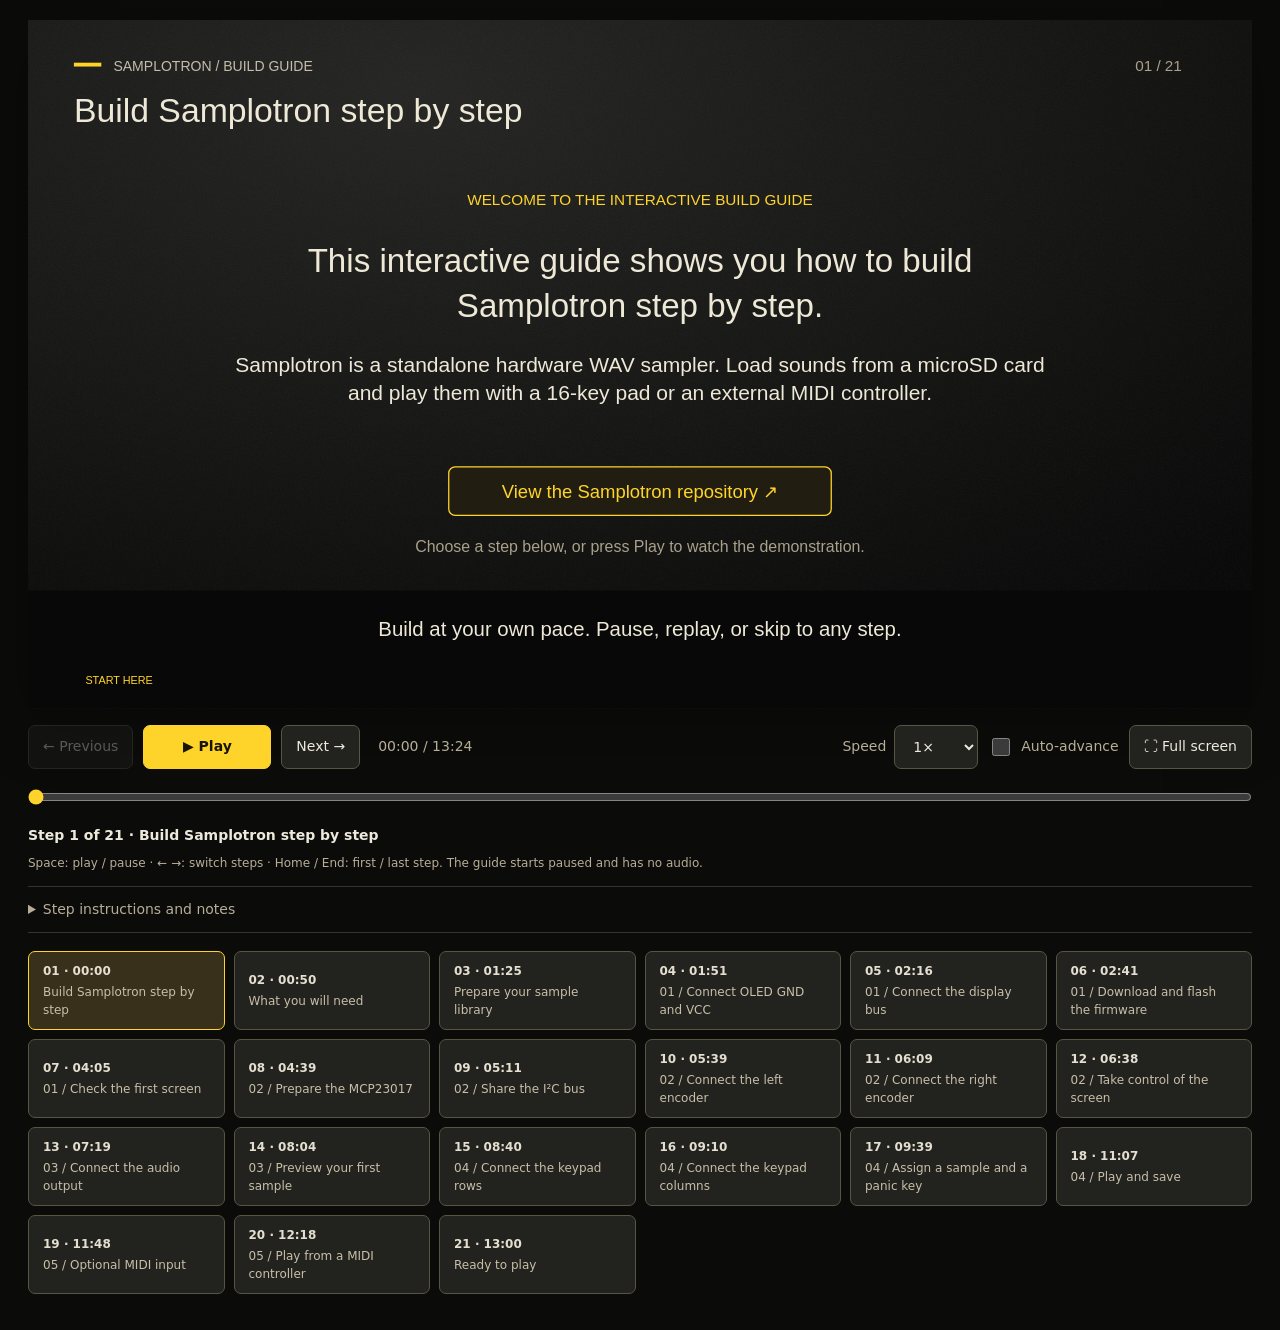
<file: docs/index.html>
<!doctype html>
<html lang="en">
<head>
  <meta charset="utf-8">
  <meta name="viewport" content="width=device-width, initial-scale=1">
  <meta name="description" content="Build Samplotron step by step: connect the display, encoders and keypad, install firmware, play samples and add MIDI.">
  <meta name="theme-color" content="#10100e">
  <title>Samplotron — interactive build guide</title>
  <link rel="stylesheet" href="tutorial/style.css">
  <script src="tutorial/content.js" defer></script>
  <script src="tutorial/screens.js" defer></script>
  <script src="tutorial/renderer.js" defer></script>
  <script src="tutorial/player.js" defer></script>
</head>
<body>
  <main>
    <h1 class="sr-only">Samplotron — interactive build guide</h1>
    <section class="presentation" aria-label="Interactive presentation">
      <div id="stage">
        <svg id="frame" xmlns="http://www.w3.org/2000/svg" viewBox="0 0 1920 1080" aria-label="Build Samplotron step by step"></svg>
      </div>
      <div class="transport" role="group" aria-label="Playback controls">
        <button id="prev" type="button" aria-label="Previous step">← Previous</button>
        <button id="play" type="button" aria-pressed="false">▶ Play</button>
        <button id="next" type="button" aria-label="Next step">Next →</button>
        <output id="clock" aria-label="Presentation time"></output>
        <label class="speed">Speed
          <select id="speed" aria-label="Playback speed">
            <option value="0.5">0.5×</option>
            <option value="1" selected>1×</option>
            <option value="1.5">1.5×</option>
            <option value="2">2×</option>
          </select>
        </label>
        <label class="auto"><input id="autoAdvance" type="checkbox"> Auto-advance</label>
        <button id="fullscreen" type="button" aria-pressed="false">⛶ Full screen</button>
      </div>
      <input id="seek" type="range" min="0" step="0.05" value="0" aria-label="Presentation timeline">
      <p id="stepStatus" class="step-status" aria-live="polite"></p>
      <p id="fullscreenError" role="status" hidden></p>
      <p class="hint">Space: play / pause · ← →: switch steps · Home / End: first / last step. The guide starts paused and has no audio.</p>
      <details class="step-notes">
        <summary>Step instructions and notes</summary>
        <p id="instructions"></p>
        <p id="notes"></p>
        <div id="stepLinks"></div>
      </details>
    </section>
    <nav id="chapters" aria-label="Choose a step"></nav>
    <noscript>This guide needs JavaScript for its animations. You can also read the <a href="https://github.com/jakubthedeveloper/Samplotron#readme">Samplotron documentation</a>.</noscript>
  </main>
</body>
</html>
</file>
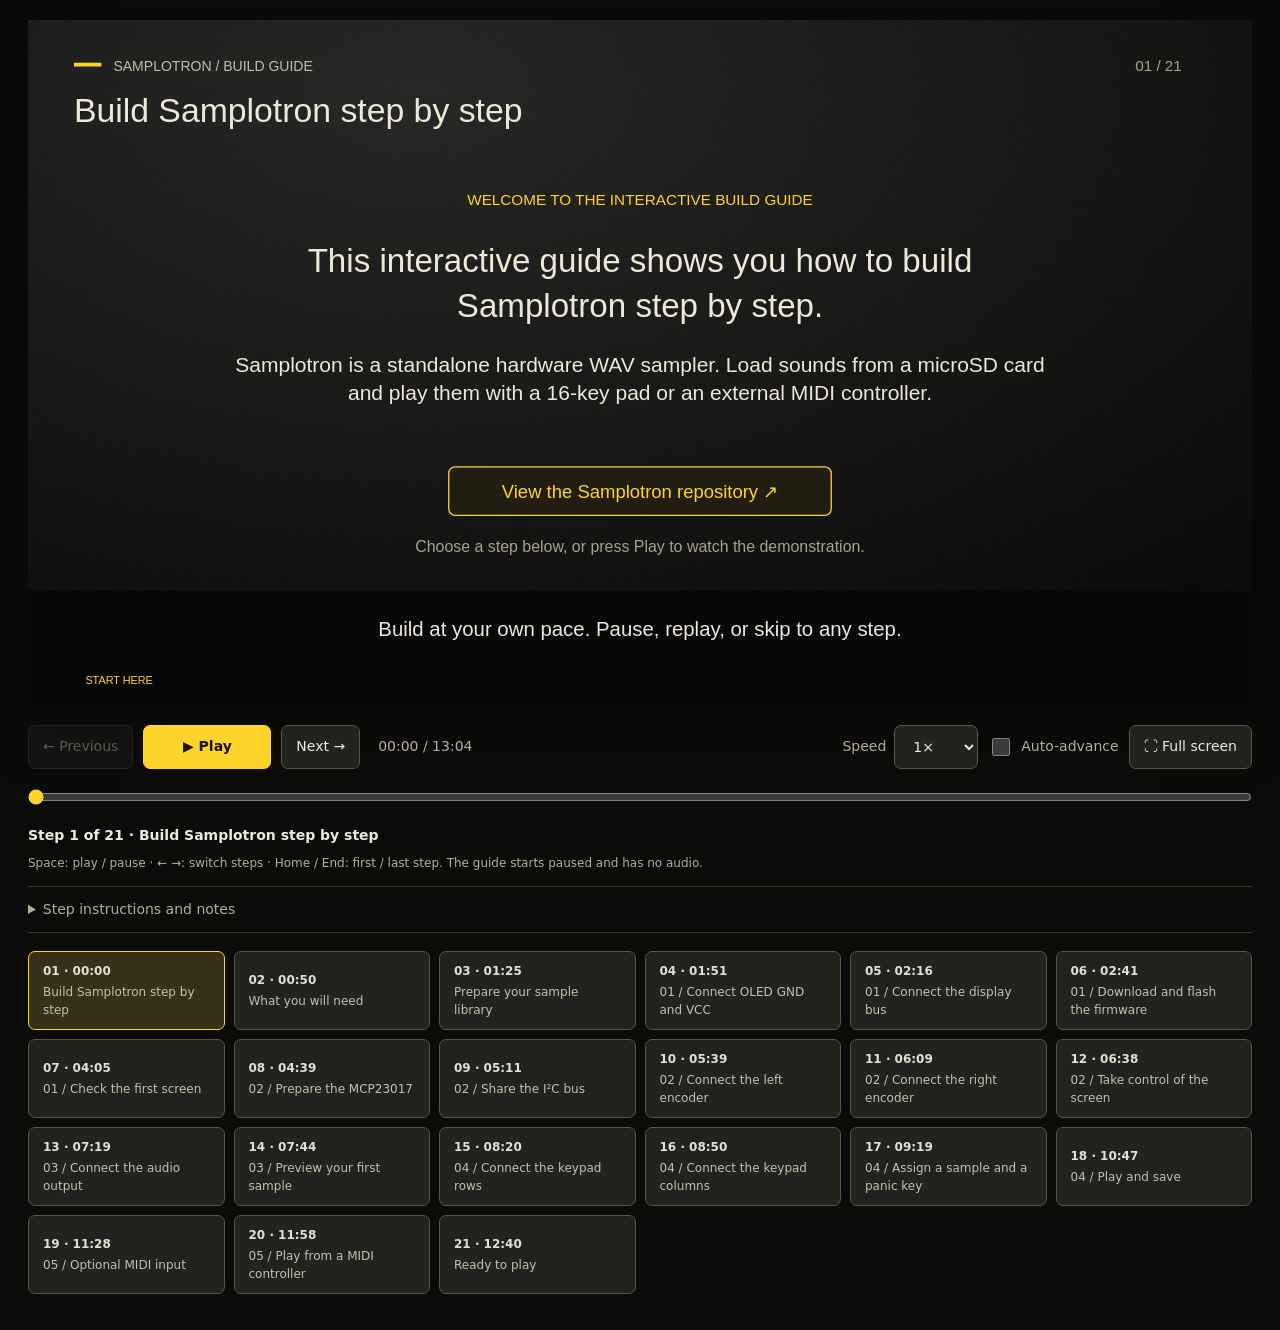
<file: tutorial/index.html>
<!doctype html>
<html lang="en">
<head>
  <meta charset="utf-8">
  <meta name="viewport" content="width=device-width, initial-scale=1">
  <meta name="description" content="Build Samplotron step by step: connect the display, encoders and keypad, install firmware, play samples and add MIDI.">
  <meta name="theme-color" content="#10100e">
  <title>Samplotron — interactive build guide</title>
  <link rel="stylesheet" href="style.css">
  <script src="content.js" defer></script>
  <script src="screens.js" defer></script>
  <script src="renderer.js" defer></script>
  <script src="player.js" defer></script>
</head>
<body>
  <main>
    <h1 class="sr-only">Samplotron — interactive build guide</h1>
    <section class="presentation" aria-label="Interactive presentation">
      <div id="stage">
        <svg id="frame" xmlns="http://www.w3.org/2000/svg" viewBox="0 0 1920 1080" aria-label="Build Samplotron step by step"></svg>
      </div>
      <div class="transport" role="group" aria-label="Playback controls">
        <button id="prev" type="button" aria-label="Previous step">← Previous</button>
        <button id="play" type="button" aria-pressed="false">▶ Play</button>
        <button id="next" type="button" aria-label="Next step">Next →</button>
        <output id="clock" aria-label="Presentation time"></output>
        <label class="speed">Speed
          <select id="speed" aria-label="Playback speed">
            <option value="0.5">0.5×</option>
            <option value="1" selected>1×</option>
            <option value="1.5">1.5×</option>
            <option value="2">2×</option>
          </select>
        </label>
        <label class="auto"><input id="autoAdvance" type="checkbox"> Auto-advance</label>
        <button id="fullscreen" type="button" aria-pressed="false">⛶ Full screen</button>
      </div>
      <input id="seek" type="range" min="0" step="0.05" value="0" aria-label="Presentation timeline">
      <p id="stepStatus" class="step-status" aria-live="polite"></p>
      <p id="fullscreenError" role="status" hidden></p>
      <p class="hint">Space: play / pause · ← →: switch steps · Home / End: first / last step. The guide starts paused and has no audio.</p>
      <details class="step-notes">
        <summary>Step instructions and notes</summary>
        <p id="instructions"></p>
        <p id="notes"></p>
        <div id="stepLinks"></div>
      </details>
    </section>
    <nav id="chapters" aria-label="Choose a step"></nav>
    <noscript>This guide needs JavaScript for its animations. You can also read the <a href="https://github.com/jakubthedeveloper/Samplotron#readme">Samplotron documentation</a>.</noscript>
  </main>
</body>
</html>
</file>
<file: docs/tutorial/style.css>
:root { color-scheme: dark; --background: #0b0b0a; --text: #edeadd; --muted: #b8ae97; --accent: #ffd42a; }
* { box-sizing: border-box; }
body { margin: 0; background: var(--background); color: var(--text); font: 14px/1.5 system-ui, sans-serif; }
main { max-width: 1680px; margin: auto; padding: 20px 28px 36px; }
.presentation { max-width: 1500px; margin: auto; }
#stage { width: 100%; aspect-ratio: 16 / 9; background: #10100f; box-shadow: 0 16px 60px #0004; }
/* Use the actual browser viewport, including short laptop windows. Keep the
   player wide enough for its controls while the SVG scales without cropping. */
@media (min-width: 900px) {
  #stage { max-height: max(160px, calc(100svh - 210px)); }
}
#frame { width: 100%; height: 100%; display: block; }
.transport { display: flex; flex-wrap: wrap; align-items: center; gap: 10px; margin-top: 16px; }
button, select { border: 1px solid #595443; border-radius: 7px; color: var(--text); background: #22221e; padding: 10px 14px; font: inherit; cursor: pointer; min-height: 44px; }
button:hover:not(:disabled), select:hover { border-color: var(--accent); }
button:disabled { opacity: .35; cursor: default; }
button:focus-visible, input:focus-visible, select:focus-visible, a:focus-visible, summary:focus-visible { outline: 3px solid var(--accent); outline-offset: 4px; }
#play { background: var(--accent); color: #171400; border-color: var(--accent); min-width: 128px; font-weight: 650; }
#clock { font-variant-numeric: tabular-nums; color: var(--muted); margin-left: 8px; margin-right: auto; }
label { display: inline-flex; gap: 8px; align-items: center; color: var(--muted); }
input[type="checkbox"], input[type="range"] { accent-color: var(--accent); }
input[type="checkbox"] { width: 18px; height: 18px; }
#seek { display: block; width: 100%; margin: 16px 0; height: 24px; cursor: pointer; }
.step-status { margin: 8px 0; font-weight: 600; }
.hint { color: var(--muted); font-size: 12px; margin: 8px 0 14px; }
.step-notes { border-top: 1px solid #363328; border-bottom: 1px solid #363328; padding: 12px 0; margin-bottom: 18px; }
summary { cursor: pointer; color: var(--muted); }
.step-notes p { max-width: 100ch; }
#stepLinks a { display: inline-block; margin: 0 20px 8px 0; }
a { color: var(--accent); text-underline-offset: 4px; }
#frame a:hover text, #frame a:focus text { fill: #fff5bb; }
#frame a:hover rect, #frame a:focus rect { stroke: #fff5bb; }
#chapters { display: grid; grid-template-columns: repeat(auto-fill, minmax(178px, 1fr)); gap: 9px; }
#chapters button { text-align: left; font-size: 12px; min-height: 68px; color: #c8bfa9; }
#chapters button b { display: block; color: #e4dfd0; margin-bottom: 3px; }
#chapters button[aria-current="step"] { border-color: var(--accent); background: #38301a; }
.sr-only { position: absolute; width: 1px; height: 1px; padding: 0; margin: -1px; overflow: hidden; clip-path: inset(50%); white-space: nowrap; border: 0; }
.presentation:fullscreen { max-width: none; width: 100%; height: 100%; padding: 12px 20px; overflow: auto; background: var(--background); }
.presentation:fullscreen #stage { max-height: max(100px, calc(100svh - 210px)); }
.presentation:fullscreen .hint, .presentation:fullscreen .step-notes { display: none; }
@media (max-width: 650px) {
  main { padding: 8px 10px 24px; }
  .transport { gap: 7px; }
  button, select { padding: 9px 10px; }
  #clock { margin-left: 0; }
  #chapters { grid-template-columns: repeat(2, minmax(0, 1fr)); }
  .hint { line-height: 1.7; }
}
</file>
<file: tutorial/style.css>
:root { color-scheme: dark; --background: #0b0b0a; --text: #edeadd; --muted: #b8ae97; --accent: #ffd42a; }
* { box-sizing: border-box; }
body { margin: 0; background: var(--background); color: var(--text); font: 14px/1.5 system-ui, sans-serif; }
main { max-width: 1680px; margin: auto; padding: 20px 28px 36px; }
.presentation { max-width: 1500px; margin: auto; }
#stage { width: 100%; aspect-ratio: 16 / 9; background: #10100f; box-shadow: 0 16px 60px #0004; }
/* Use the actual browser viewport, including short laptop windows. Keep the
   player wide enough for its controls while the SVG scales without cropping. */
@media (min-width: 900px) {
  #stage { max-height: max(160px, calc(100svh - 210px)); }
}
#frame { width: 100%; height: 100%; display: block; }
.transport { display: flex; flex-wrap: wrap; align-items: center; gap: 10px; margin-top: 16px; }
button, select { border: 1px solid #595443; border-radius: 7px; color: var(--text); background: #22221e; padding: 10px 14px; font: inherit; cursor: pointer; min-height: 44px; }
button:hover:not(:disabled), select:hover { border-color: var(--accent); }
button:disabled { opacity: .35; cursor: default; }
button:focus-visible, input:focus-visible, select:focus-visible, a:focus-visible, summary:focus-visible { outline: 3px solid var(--accent); outline-offset: 4px; }
#play { background: var(--accent); color: #171400; border-color: var(--accent); min-width: 128px; font-weight: 650; }
#clock { font-variant-numeric: tabular-nums; color: var(--muted); margin-left: 8px; margin-right: auto; }
label { display: inline-flex; gap: 8px; align-items: center; color: var(--muted); }
input[type="checkbox"], input[type="range"] { accent-color: var(--accent); }
input[type="checkbox"] { width: 18px; height: 18px; }
#seek { display: block; width: 100%; margin: 16px 0; height: 24px; cursor: pointer; }
.step-status { margin: 8px 0; font-weight: 600; }
.hint { color: var(--muted); font-size: 12px; margin: 8px 0 14px; }
.step-notes { border-top: 1px solid #363328; border-bottom: 1px solid #363328; padding: 12px 0; margin-bottom: 18px; }
summary { cursor: pointer; color: var(--muted); }
.step-notes p { max-width: 100ch; }
#stepLinks a { display: inline-block; margin: 0 20px 8px 0; }
a { color: var(--accent); text-underline-offset: 4px; }
#frame a:hover text, #frame a:focus text { fill: #fff5bb; }
#frame a:hover rect, #frame a:focus rect { stroke: #fff5bb; }
#chapters { display: grid; grid-template-columns: repeat(auto-fill, minmax(178px, 1fr)); gap: 9px; }
#chapters button { text-align: left; font-size: 12px; min-height: 68px; color: #c8bfa9; }
#chapters button b { display: block; color: #e4dfd0; margin-bottom: 3px; }
#chapters button[aria-current="step"] { border-color: var(--accent); background: #38301a; }
.sr-only { position: absolute; width: 1px; height: 1px; padding: 0; margin: -1px; overflow: hidden; clip-path: inset(50%); white-space: nowrap; border: 0; }
.presentation:fullscreen { max-width: none; width: 100%; height: 100%; padding: 12px 20px; overflow: auto; background: var(--background); }
.presentation:fullscreen #stage { max-height: max(100px, calc(100svh - 210px)); }
.presentation:fullscreen .hint, .presentation:fullscreen .step-notes { display: none; }
@media (max-width: 650px) {
  main { padding: 8px 10px 24px; }
  .transport { gap: 7px; }
  button, select { padding: 9px 10px; }
  #clock { margin-left: 0; }
  #chapters { grid-template-columns: repeat(2, minmax(0, 1fr)); }
  .hint { line-height: 1.7; }
}
</file>
